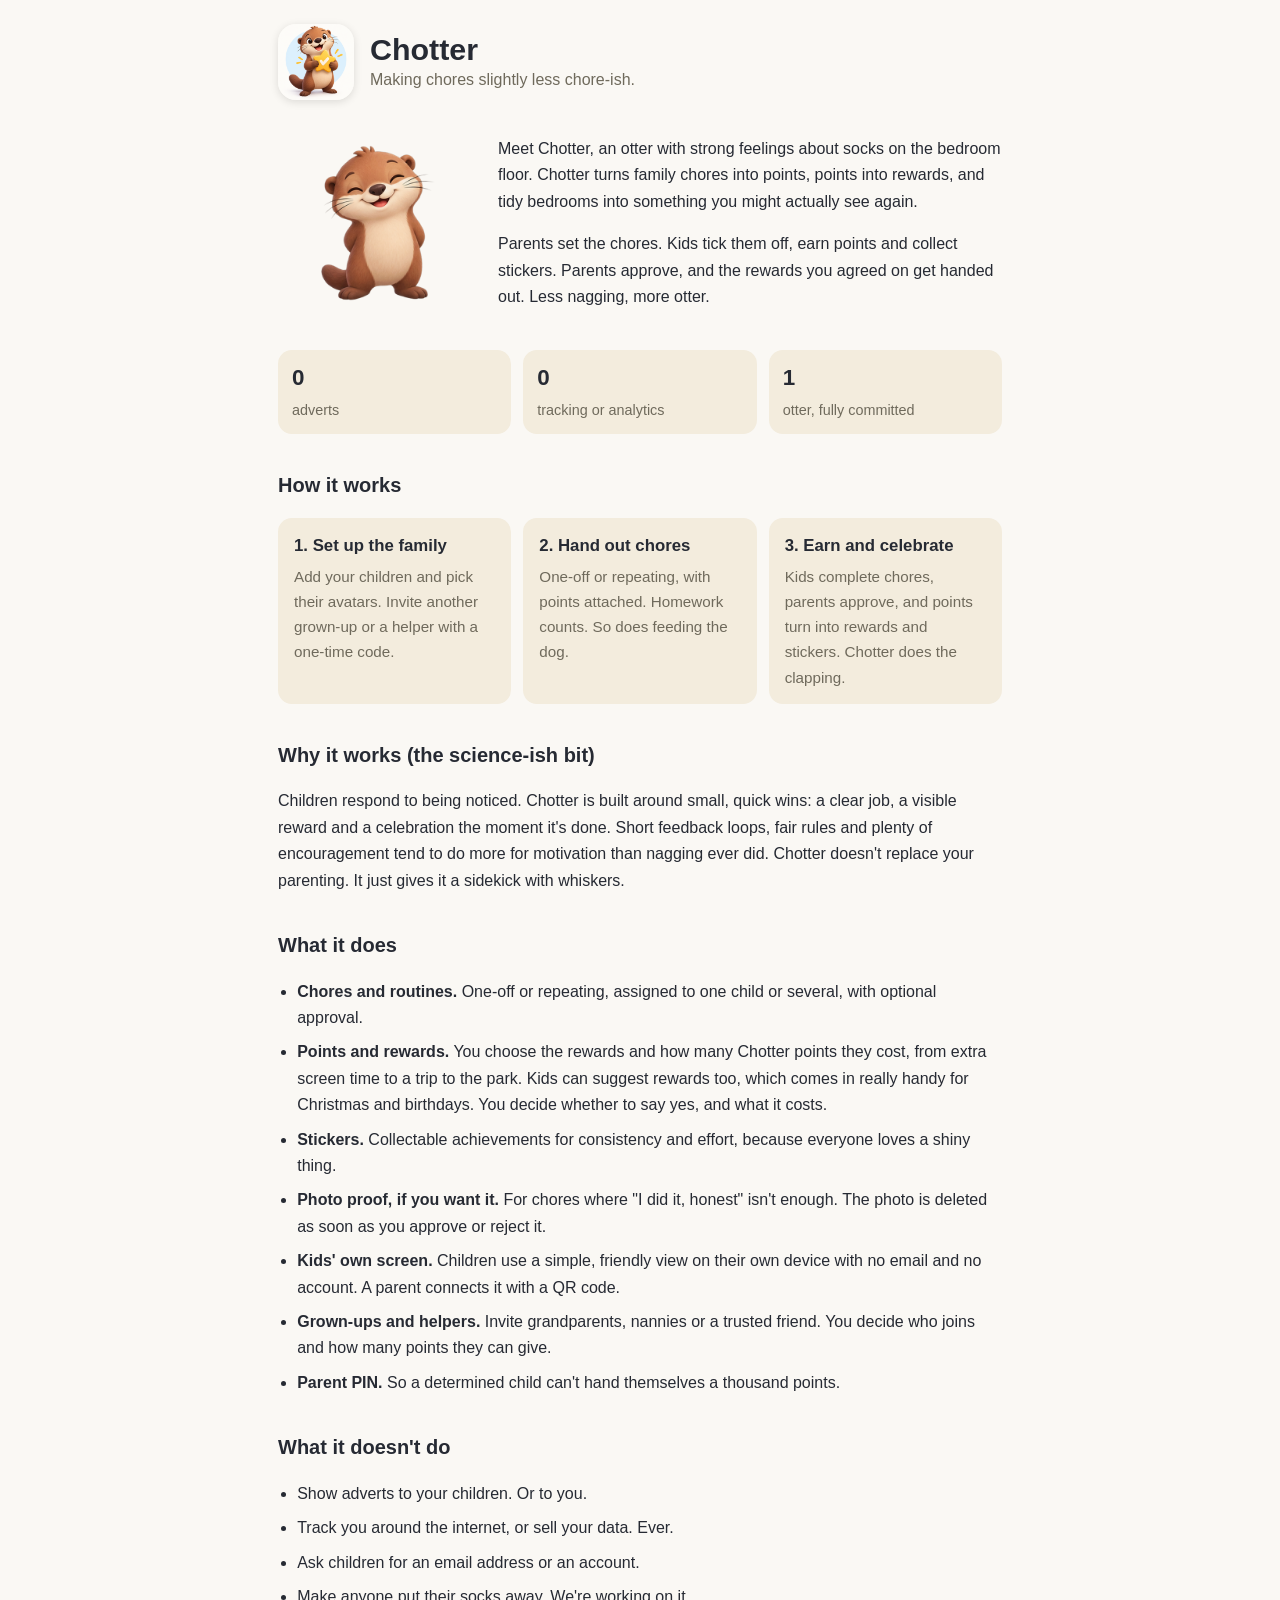
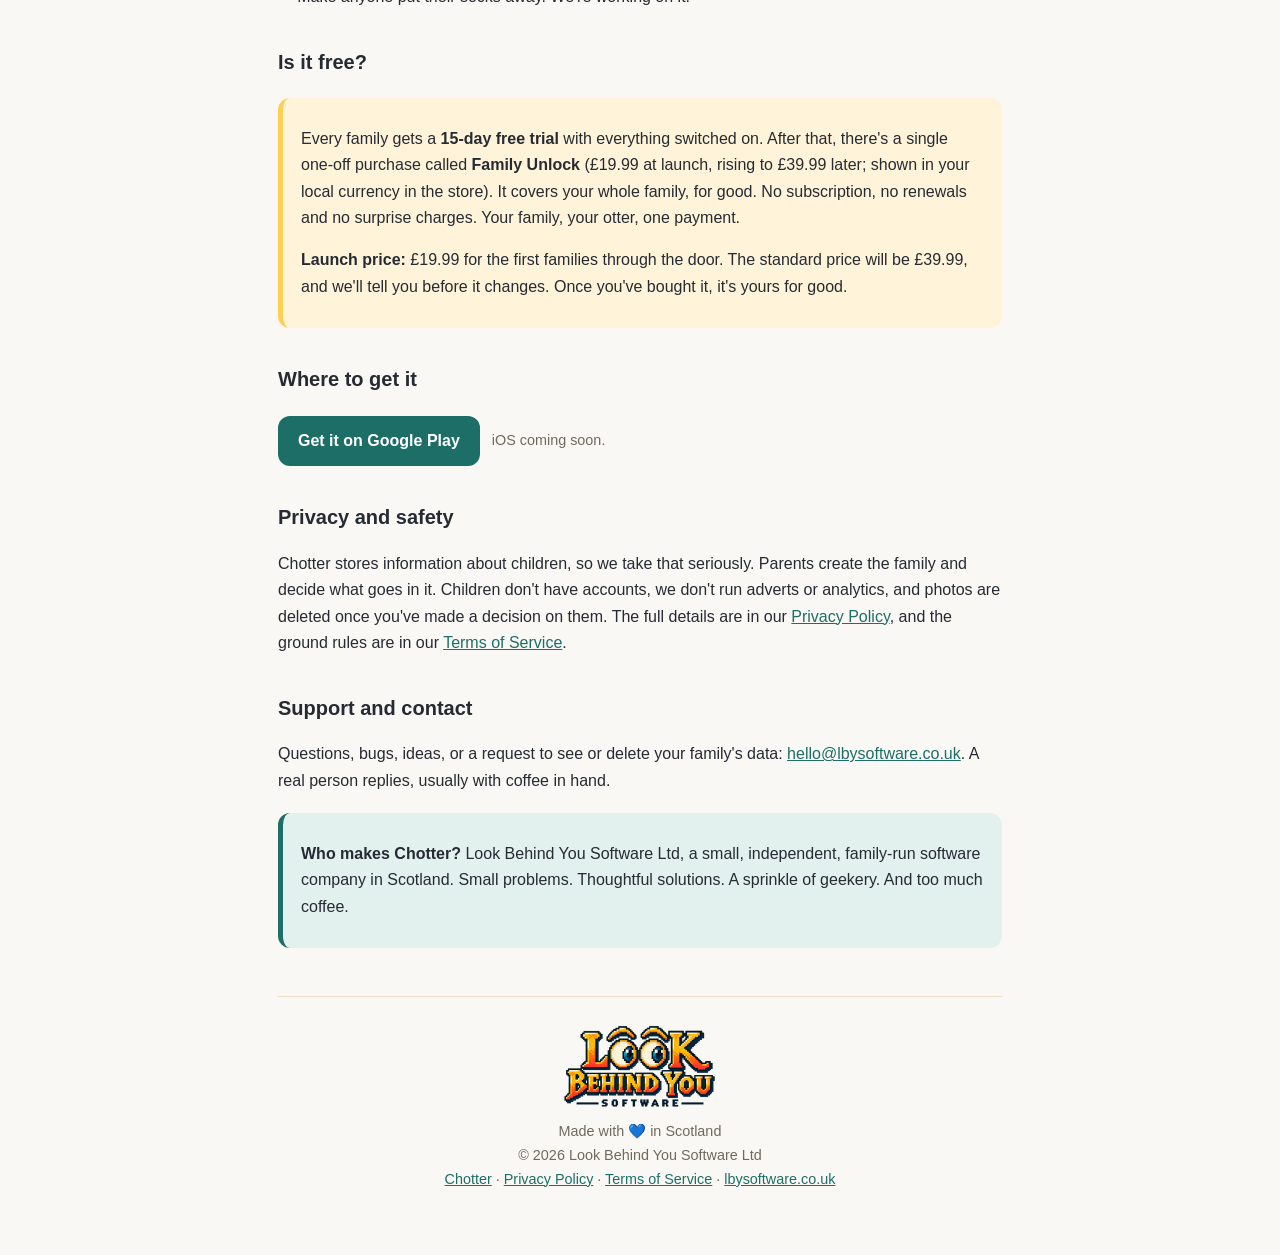
<file: index.html>
<!DOCTYPE html>
<html lang="en-GB">
<head>
  <meta charset="utf-8">
  <meta name="viewport" content="width=device-width, initial-scale=1">
  <title>Chotter: chores, points and a suspiciously enthusiastic otter</title>
  <meta name="description" content="Chotter turns family chores into points, points into rewards, and tidy bedrooms into something you might actually see again.">
  <meta name="theme-color" content="#FAF8F4">
  <link rel="icon" href="favicon.ico" sizes="any">
  <link rel="icon" type="image/png" sizes="32x32" href="chotter-32.png">
  <link rel="icon" type="image/png" sizes="192x192" href="chotter-192.png">
  <link rel="apple-touch-icon" href="apple-touch-icon.png">
  <link rel="stylesheet" href="style.css">
</head>
<body>
  <header class="top">
    <img src="chotter-icon.png" alt="Chotter app icon">
    <div>
      <h1>Chotter</h1>
      <p class="tagline">Making chores slightly less chore-ish.</p>
    </div>
  </header>

  <div class="hero">
    <img src="chotter-happy.png" alt="Chotter, a cheerful otter mascot">
    <div>
      <p>
        Meet Chotter, an otter with strong feelings about socks on the bedroom floor.
        Chotter turns family chores into points, points into rewards, and tidy bedrooms into something
        you might actually see again.
      </p>
      <p>Parents set the chores. Kids tick them off, earn points and collect stickers. Parents approve, and the rewards you agreed on get handed out. Less nagging, more otter.</p>
    </div>
  </div>

  <div class="stats">
    <div class="stat"><b>0</b><span>adverts</span></div>
    <div class="stat"><b>0</b><span>tracking or analytics</span></div>
    <div class="stat"><b>1</b><span>otter, fully committed</span></div>
  </div>

  <h2>How it works</h2>
  <div class="cards">
    <div class="card"><h3>1. Set up the family</h3><p>Add your children and pick their avatars. Invite another grown-up or a helper with a one-time code.</p></div>
    <div class="card"><h3>2. Hand out chores</h3><p>One-off or repeating, with points attached. Homework counts. So does feeding the dog.</p></div>
    <div class="card"><h3>3. Earn and celebrate</h3><p>Kids complete chores, parents approve, and points turn into rewards and stickers. Chotter does the clapping.</p></div>
  </div>

  <h2>Why it works (the science-ish bit)</h2>
  <p>
    Children respond to being noticed. Chotter is built around small, quick wins: a clear job, a visible reward and a
    celebration the moment it's done. Short feedback loops, fair rules and plenty of encouragement tend to do more for motivation than
    nagging ever did. Chotter doesn't replace your parenting. It just gives it a sidekick with whiskers.
  </p>

  <h2>What it does</h2>
  <ul>
    <li><strong>Chores and routines.</strong> One-off or repeating, assigned to one child or several, with optional approval.</li>
    <li><strong>Points and rewards.</strong> You choose the rewards and how many Chotter points they cost, from extra screen time to a trip to the park. Kids can suggest rewards too, which comes in really handy for Christmas and birthdays. You decide whether to say yes, and what it costs.</li>
    <li><strong>Stickers.</strong> Collectable achievements for consistency and effort, because everyone loves a shiny thing.</li>
    <li><strong>Photo proof, if you want it.</strong> For chores where "I did it, honest" isn't enough. The photo is deleted as soon as you approve or reject it.</li>
    <li><strong>Kids' own screen.</strong> Children use a simple, friendly view on their own device with no email and no account. A parent connects it with a QR code.</li>
    <li><strong>Grown-ups and helpers.</strong> Invite grandparents, nannies or a trusted friend. You decide who joins and how many points they can give.</li>
    <li><strong>Parent PIN.</strong> So a determined child can't hand themselves a thousand points.</li>
  </ul>

  <h2>What it doesn't do</h2>
  <ul>
    <li>Show adverts to your children. Or to you.</li>
    <li>Track you around the internet, or sell your data. Ever.</li>
    <li>Ask children for an email address or an account.</li>
    <li>Make anyone put their socks away. We're working on it.</li>
  </ul>

  <h2>Is it free?</h2>
  <div class="box">
    <p>
      Every family gets a <strong>15-day free trial</strong> with everything switched on. After that, there's a single one-off
      purchase called <strong>Family Unlock</strong> (£19.99 at launch, rising to £39.99 later; shown in your local currency in the store). It covers your whole family,
      for good. No subscription, no renewals and no surprise charges. Your family, your otter, one payment.
    </p>
    <p>
      <strong>Launch price:</strong> £19.99 for the first families through the door. The standard price will be £39.99, and we'll tell you before it changes.
      Once you've bought it, it's yours for good.
    </p>
  </div>

  <h2>Where to get it</h2>
  <div class="get">
    <a href="https://play.google.com/store/apps/details?id=com.chotter.app&amp;pcampaignid=web_share">Get it on Google Play</a>
    <span>iOS coming soon.</span>
  </div>

  <h2>Privacy and safety</h2>
  <p>
    Chotter stores information about children, so we take that seriously. Parents create the family and decide what goes in it.
    Children don't have accounts, we don't run adverts or analytics, and photos are deleted once you've made a decision on them.
    The full details are in our <a href="privacy-policy.html">Privacy Policy</a>, and the ground rules are in our
    <a href="terms-of-service.html">Terms of Service</a>.
  </p>

  <h2>Support and contact</h2>
  <p>
    Questions, bugs, ideas, or a request to see or delete your family's data:
    <a href="mailto:hello@lbysoftware.co.uk">hello@lbysoftware.co.uk</a>. A real person replies, usually with coffee in hand.
  </p>

  <div class="box teal">
    <p><strong>Who makes Chotter?</strong> Look Behind You Software Ltd, a small, independent, family-run software company in Scotland.
    Small problems. Thoughtful solutions. A sprinkle of geekery. And too much coffee.</p>
  </div>

  <footer>
    <picture>
      <source media="(prefers-color-scheme: dark)" srcset="lby-logo-footer-dark.png">
      <img src="lby-logo-footer-light.png" alt="Look Behind You Software logo">
    </picture>
    Made with 💙 in Scotland<br>© 2026 Look Behind You Software Ltd<br>
    <a href="index.html">Chotter</a> · <a href="privacy-policy.html">Privacy Policy</a> · <a href="terms-of-service.html">Terms of Service</a> · <a href="https://lbysoftware.co.uk/">lbysoftware.co.uk</a>
  </footer>
</body>
</html>
</file>
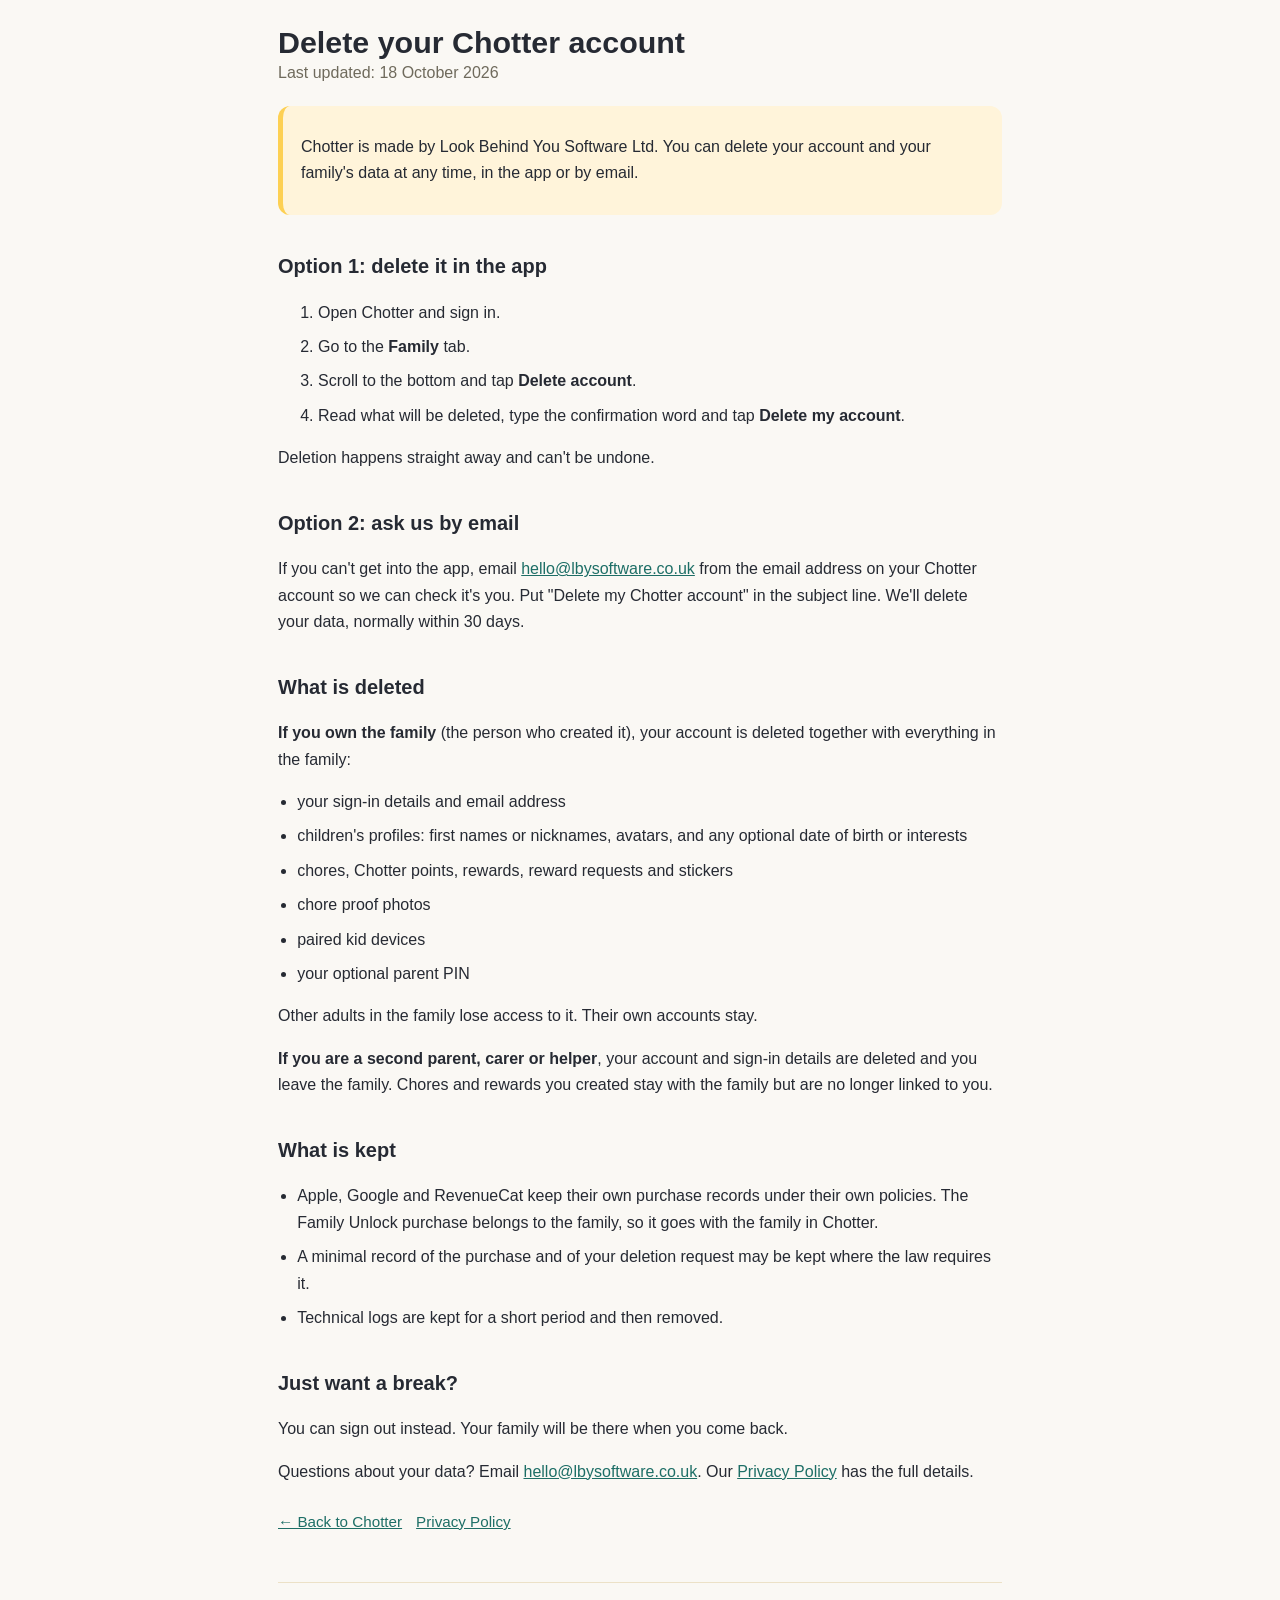
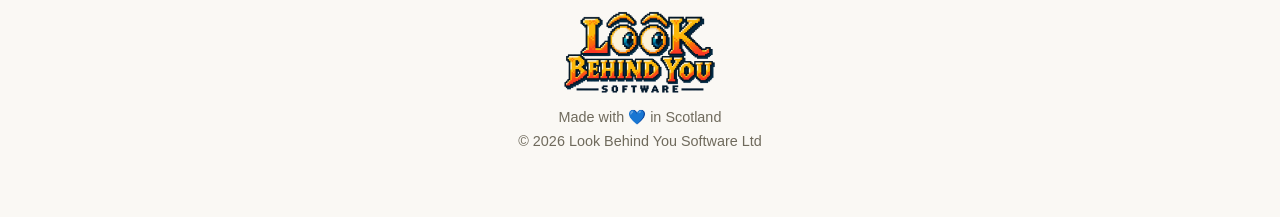
<file: delete-account.html>
<!DOCTYPE html>
<html lang="en-GB">
<head>
  <meta charset="utf-8">
  <meta name="viewport" content="width=device-width, initial-scale=1">
  <title>Chotter: Delete your account</title>
  <meta name="description" content="How to delete your Chotter account and your family's data.">
  <meta name="theme-color" content="#FAF8F4">
  <link rel="icon" href="favicon.ico" sizes="any">
  <link rel="icon" type="image/png" sizes="32x32" href="chotter-32.png">
  <link rel="icon" type="image/png" sizes="192x192" href="chotter-192.png">
  <link rel="apple-touch-icon" href="apple-touch-icon.png">
  <link rel="stylesheet" href="style.css">
</head>
<body>
  <h1>Delete your Chotter account</h1>
  <p class="updated">Last updated: 18 October 2026</p>

  <div class="box">
    <p>Chotter is made by Look Behind You Software Ltd. You can delete your account and your family's data at any time, in the app or by email.</p>
  </div>

  <h2>Option 1: delete it in the app</h2>
  <ol>
    <li>Open Chotter and sign in.</li>
    <li>Go to the <strong>Family</strong> tab.</li>
    <li>Scroll to the bottom and tap <strong>Delete account</strong>.</li>
    <li>Read what will be deleted, type the confirmation word and tap <strong>Delete my account</strong>.</li>
  </ol>
  <p>Deletion happens straight away and can't be undone.</p>

  <h2>Option 2: ask us by email</h2>
  <p>If you can't get into the app, email <a href="mailto:hello@lbysoftware.co.uk">hello@lbysoftware.co.uk</a> from the email address on your Chotter account so we can check it's you. Put "Delete my Chotter account" in the subject line. We'll delete your data, normally within 30 days.</p>

  <h2>What is deleted</h2>
  <p><strong>If you own the family</strong> (the person who created it), your account is deleted together with everything in the family:</p>
  <ul>
    <li>your sign-in details and email address</li>
    <li>children's profiles: first names or nicknames, avatars, and any optional date of birth or interests</li>
    <li>chores, Chotter points, rewards, reward requests and stickers</li>
    <li>chore proof photos</li>
    <li>paired kid devices</li>
    <li>your optional parent PIN</li>
  </ul>
  <p>Other adults in the family lose access to it. Their own accounts stay.</p>
  <p><strong>If you are a second parent, carer or helper</strong>, your account and sign-in details are deleted and you leave the family. Chores and rewards you created stay with the family but are no longer linked to you.</p>

  <h2>What is kept</h2>
  <ul>
    <li>Apple, Google and RevenueCat keep their own purchase records under their own policies. The Family Unlock purchase belongs to the family, so it goes with the family in Chotter.</li>
    <li>A minimal record of the purchase and of your deletion request may be kept where the law requires it.</li>
    <li>Technical logs are kept for a short period and then removed.</li>
  </ul>

  <h2>Just want a break?</h2>
  <p>You can sign out instead. Your family will be there when you come back.</p>

  <p>Questions about your data? Email <a href="mailto:hello@lbysoftware.co.uk">hello@lbysoftware.co.uk</a>. Our <a href="privacy-policy.html">Privacy Policy</a> has the full details.</p>

  <nav class="links"><a href="index.html">← Back to Chotter</a><a href="privacy-policy.html">Privacy Policy</a></nav>

  <footer>
    <picture>
      <source media="(prefers-color-scheme: dark)" srcset="lby-logo-footer-dark.png">
      <img src="lby-logo-footer-light.png" alt="Look Behind You Software logo">
    </picture>
    Made with 💙 in Scotland<br>© 2026 Look Behind You Software Ltd
  </footer>
</body>
</html>
</file>
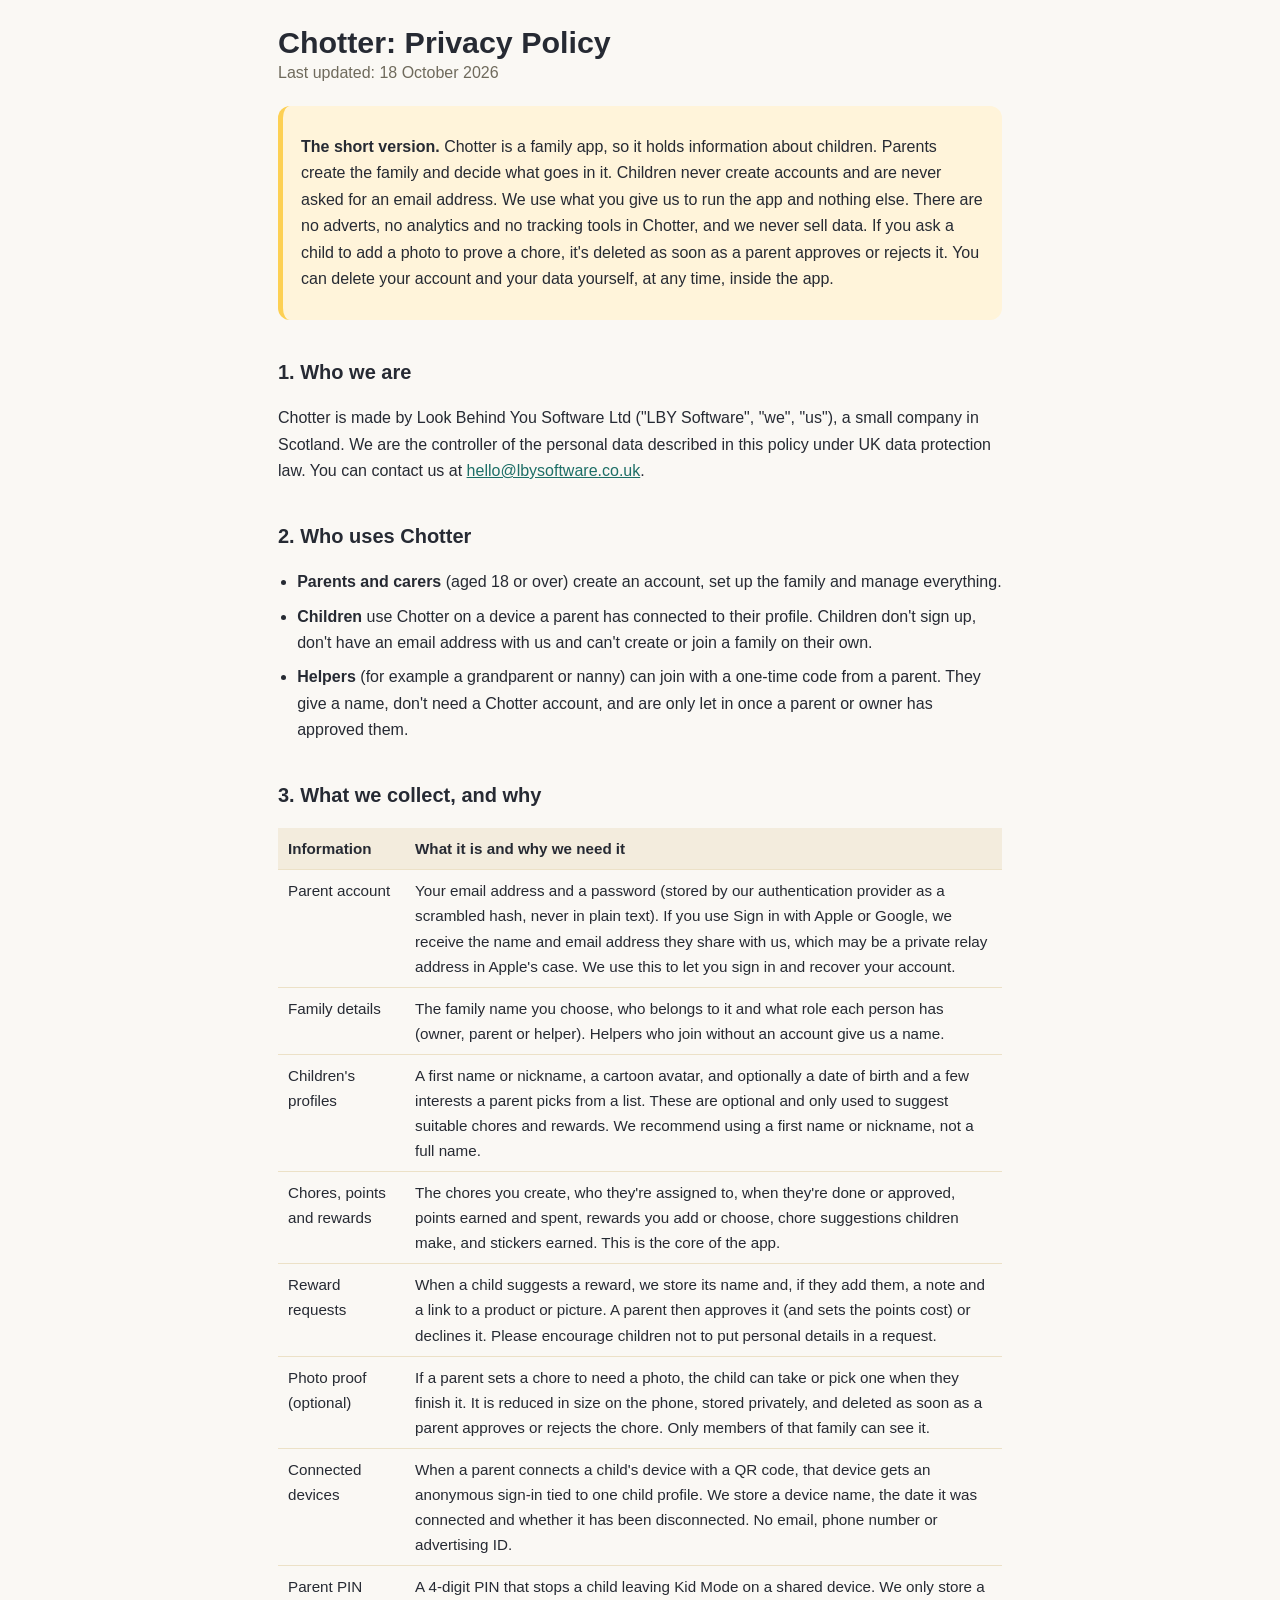
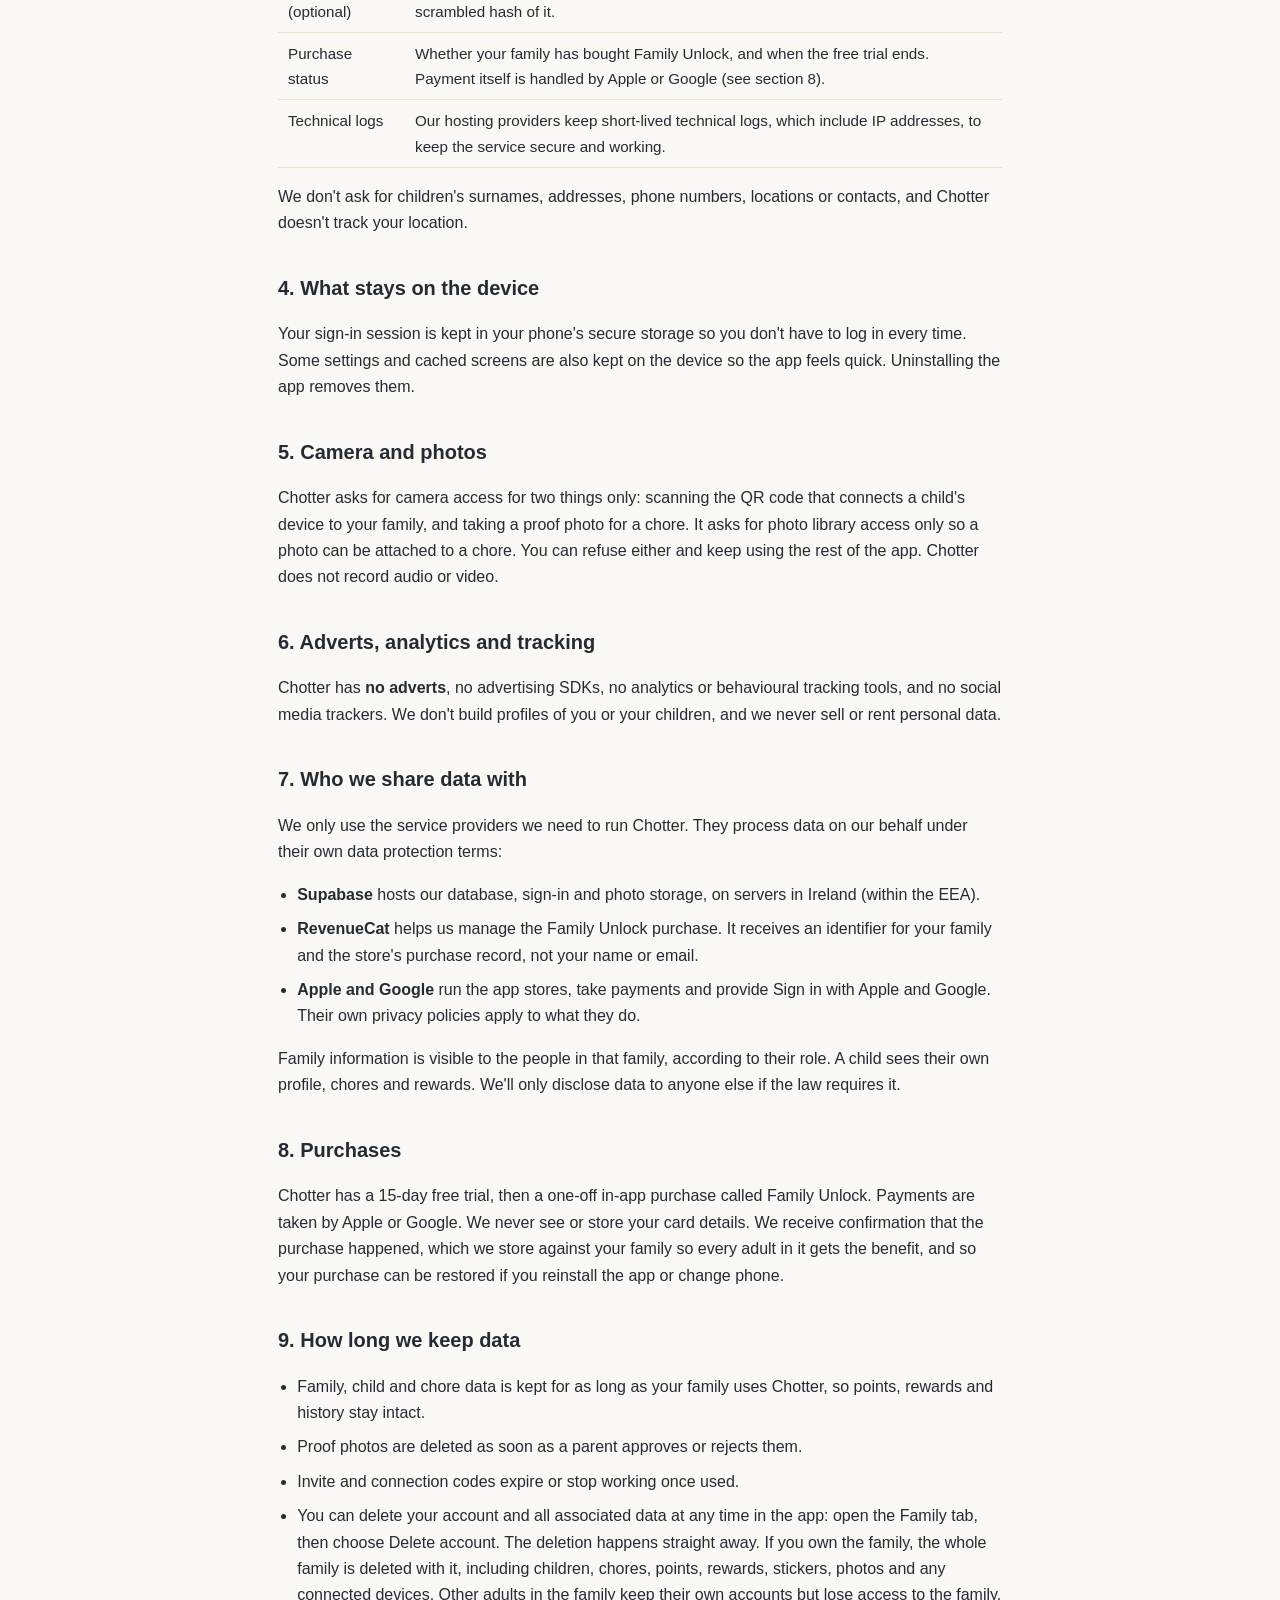
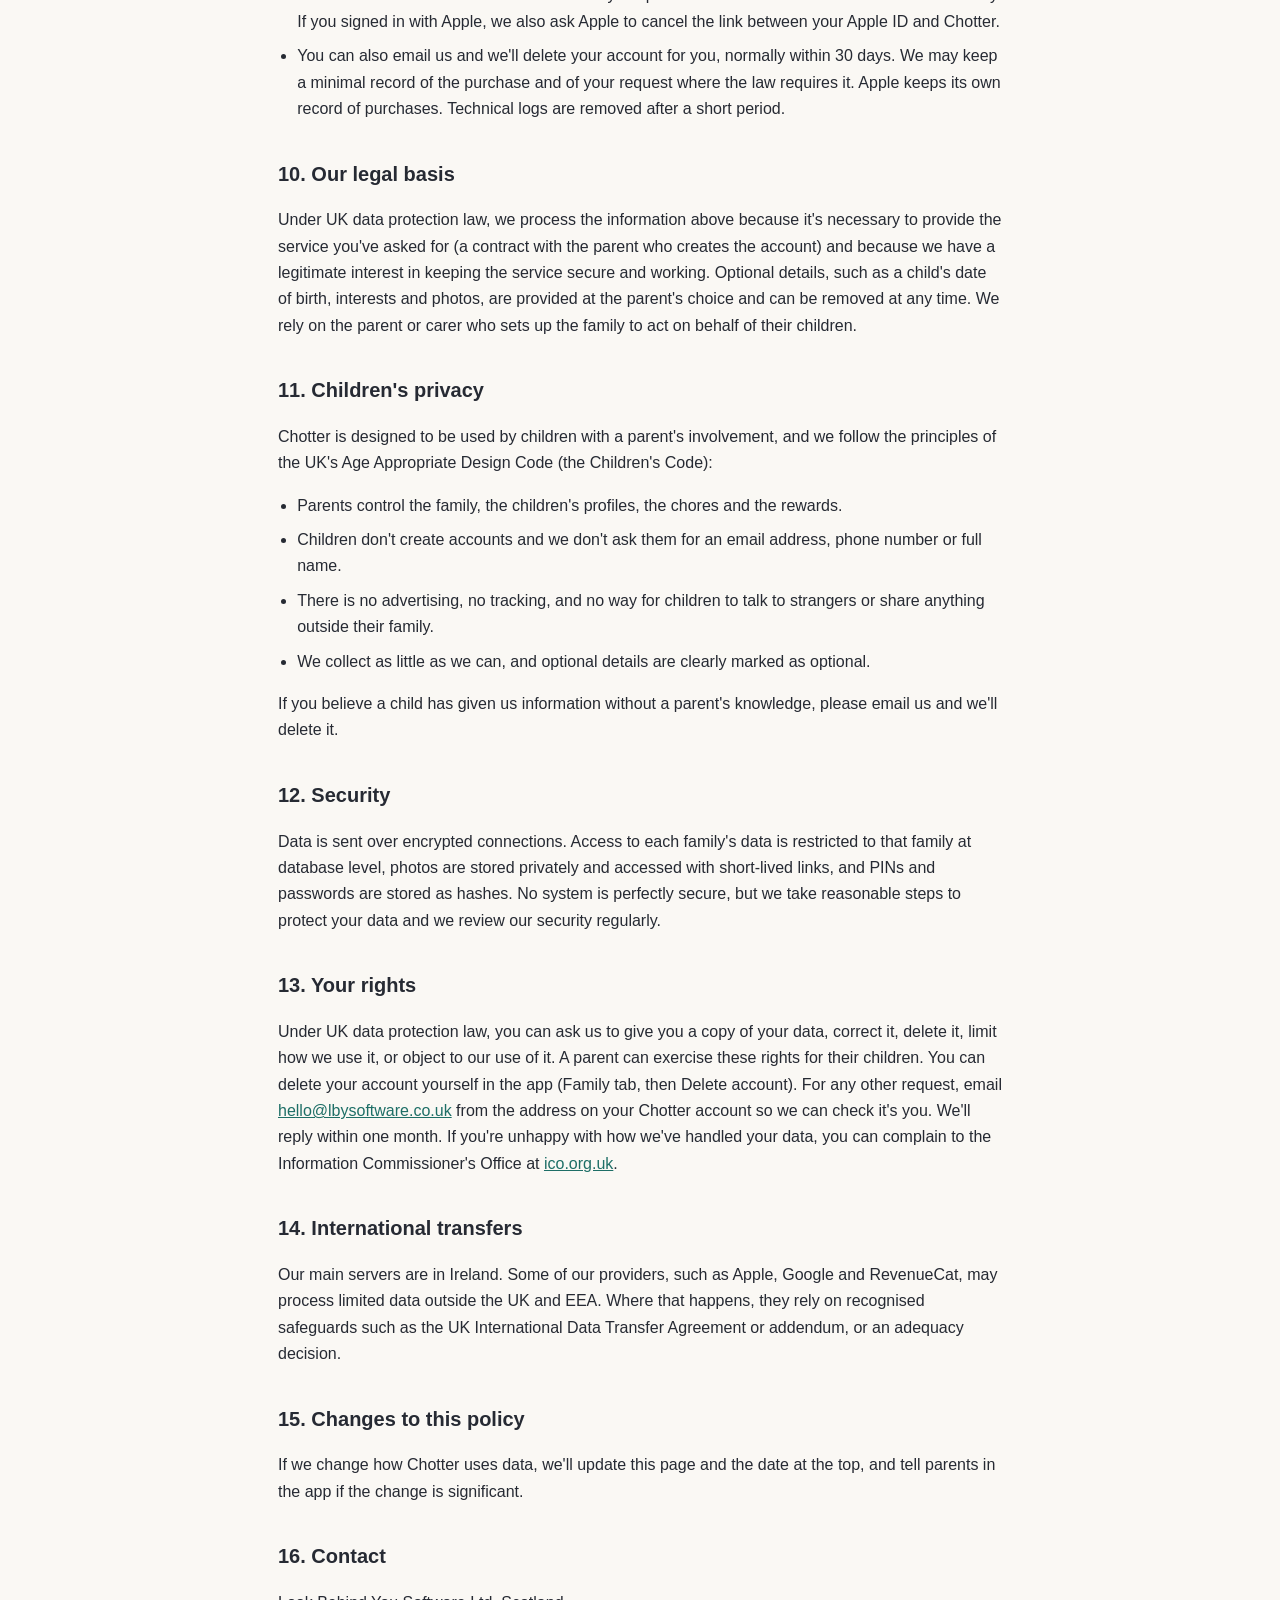
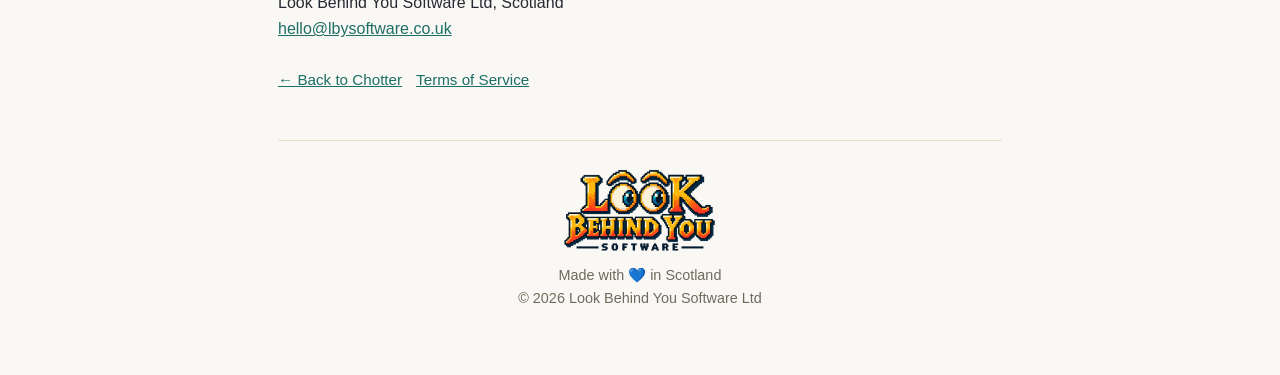
<file: privacy-policy.html>
<!DOCTYPE html>
<html lang="en-GB">
<head>
  <meta charset="utf-8">
  <meta name="viewport" content="width=device-width, initial-scale=1">
  <title>Chotter: Privacy Policy</title>
  <meta name="description" content="How Chotter handles information about families and children.">
  <meta name="theme-color" content="#FAF8F4">
  <link rel="icon" href="favicon.ico" sizes="any">
  <link rel="icon" type="image/png" sizes="32x32" href="chotter-32.png">
  <link rel="icon" type="image/png" sizes="192x192" href="chotter-192.png">
  <link rel="apple-touch-icon" href="apple-touch-icon.png">
  <link rel="stylesheet" href="style.css">
</head>
<body>
  <h1>Chotter: Privacy Policy</h1>
  <p class="updated">Last updated: 18 October 2026</p>

  <div class="box">
    <p><strong>The short version.</strong> Chotter is a family app, so it holds information about children. Parents create
    the family and decide what goes in it. Children never create accounts and are never asked for an email address. We use
    what you give us to run the app and nothing else. There are no adverts, no analytics and no tracking tools in Chotter,
    and we never sell data. If you ask a child to add a photo to prove a chore, it's deleted as soon as a parent approves or
    rejects it. You can delete your account and your data yourself, at any time, inside the app.</p>
  </div>

  <h2>1. Who we are</h2>
  <p>Chotter is made by Look Behind You Software Ltd ("LBY Software", "we", "us"), a small company in Scotland.
  We are the controller of the personal data described in this policy under UK data protection law. You can contact us at
  <a href="mailto:hello@lbysoftware.co.uk">hello@lbysoftware.co.uk</a>.</p>

  <h2>2. Who uses Chotter</h2>
  <ul>
    <li><strong>Parents and carers</strong> (aged 18 or over) create an account, set up the family and manage everything.</li>
    <li><strong>Children</strong> use Chotter on a device a parent has connected to their profile. Children don't sign up,
    don't have an email address with us and can't create or join a family on their own.</li>
    <li><strong>Helpers</strong> (for example a grandparent or nanny) can join with a one-time code from a parent. They
    give a name, don't need a Chotter account, and are only let in once a parent or owner has approved them.</li>
  </ul>

  <h2>3. What we collect, and why</h2>
  <table>
    <tr><th>Information</th><th>What it is and why we need it</th></tr>
    <tr><td>Parent account</td><td>Your email address and a password (stored by our authentication provider as a scrambled hash, never
    in plain text). If you use Sign in with Apple or Google, we receive the name and email address they share with us, which may be
    a private relay address in Apple's case. We use this to let you sign in and recover your account.</td></tr>
    <tr><td>Family details</td><td>The family name you choose, who belongs to it and what role each person has (owner, parent or helper).
    Helpers who join without an account give us a name.</td></tr>
    <tr><td>Children's profiles</td><td>A first name or nickname, a cartoon avatar, and optionally a date of birth and a few interests a parent picks from a list.
    These are optional and only used to suggest suitable chores and rewards. We recommend using a first name or nickname,
    not a full name.</td></tr>
    <tr><td>Chores, points and rewards</td><td>The chores you create, who they're assigned to, when they're done or approved, points earned and
    spent, rewards you add or choose, chore suggestions children make, and stickers earned. This is the core of the app.</td></tr>
    <tr><td>Reward requests</td><td>When a child suggests a reward, we store its name and, if they add them, a note and a link to a product or picture. A parent then approves it (and sets the points cost) or declines it. Please encourage children not to put personal details in a request.</td></tr>
    <tr><td>Photo proof (optional)</td><td>If a parent sets a chore to need a photo, the child can take or pick one when they finish it. It is reduced in
    size on the phone, stored privately, and deleted as soon as a parent approves or rejects the chore. Only members of that family can see it.</td></tr>
    <tr><td>Connected devices</td><td>When a parent connects a child's device with a QR code, that device gets an anonymous sign-in tied to one child profile.
    We store a device name, the date it was connected and whether it has been disconnected. No email, phone number or advertising ID.</td></tr>
    <tr><td>Parent PIN (optional)</td><td>A 4-digit PIN that stops a child leaving Kid Mode on a shared device. We only store a scrambled hash of it.</td></tr>
    <tr><td>Purchase status</td><td>Whether your family has bought Family Unlock, and when the free trial ends. Payment itself is handled by Apple or Google
    (see section 8).</td></tr>
    <tr><td>Technical logs</td><td>Our hosting providers keep short-lived technical logs, which include IP addresses, to keep the service secure and working.</td></tr>
  </table>
  <p>We don't ask for children's surnames, addresses, phone numbers, locations or contacts, and Chotter doesn't track your location.</p>

  <h2>4. What stays on the device</h2>
  <p>Your sign-in session is kept in your phone's secure storage so you don't have to log in every time. Some settings and
  cached screens are also kept on the device so the app feels quick. Uninstalling the app removes them.</p>

  <h2>5. Camera and photos</h2>
  <p>Chotter asks for camera access for two things only: scanning the QR code that connects a child's device to your family, and taking a
  proof photo for a chore. It asks for photo library access only so a photo can be attached to a chore. You can refuse either and
  keep using the rest of the app. Chotter does not record audio or video.</p>

  <h2>6. Adverts, analytics and tracking</h2>
  <p>Chotter has <strong>no adverts</strong>, no advertising SDKs, no analytics or behavioural tracking tools, and no social media trackers.
  We don't build profiles of you or your children, and we never sell or rent personal data.</p>

  <h2>7. Who we share data with</h2>
  <p>We only use the service providers we need to run Chotter. They process data on our behalf under their own data protection terms:</p>
  <ul>
    <li><strong>Supabase</strong> hosts our database, sign-in and photo storage, on servers in Ireland (within the EEA).</li>
    <li><strong>RevenueCat</strong> helps us manage the Family Unlock purchase. It receives an identifier for your family and the store's purchase
    record, not your name or email.</li>
    <li><strong>Apple and Google</strong> run the app stores, take payments and provide Sign in with Apple and Google. Their own privacy policies apply to what they do.</li>
  </ul>
  <p>Family information is visible to the people in that family, according to their role. A child sees their own profile, chores and rewards.
  We'll only disclose data to anyone else if the law requires it.</p>

  <h2>8. Purchases</h2>
  <p>Chotter has a 15-day free trial, then a one-off in-app purchase called Family Unlock. Payments are taken by Apple or Google. We never see or store your
  card details. We receive confirmation that the purchase happened, which we store against your family so every adult in it gets the benefit, and so
  your purchase can be restored if you reinstall the app or change phone.</p>

  <h2>9. How long we keep data</h2>
  <ul>
    <li>Family, child and chore data is kept for as long as your family uses Chotter, so points, rewards and history stay intact.</li>
    <li>Proof photos are deleted as soon as a parent approves or rejects them.</li>
    <li>Invite and connection codes expire or stop working once used.</li>
    <li>You can delete your account and all associated data at any time in the app: open the Family tab, then choose Delete account. The deletion happens straight away. If you own the family, the whole family is deleted with it, including children, chores, points, rewards, stickers, photos and any connected devices. Other adults in the family keep their own accounts but lose access to the family. If you signed in with Apple, we also ask Apple to cancel the link between your Apple ID and Chotter.</li>
    <li>You can also email us and we'll delete your account for you, normally within 30 days. We may keep a minimal record of the purchase and of your
    request where the law requires it. Apple keeps its own record of purchases. Technical logs are removed after a short period.</li>
  </ul>

  <h2>10. Our legal basis</h2>
  <p>Under UK data protection law, we process the information above because it's necessary to provide the service you've asked for
  (a contract with the parent who creates the account) and because we have a legitimate interest in keeping the service secure and working.
  Optional details, such as a child's date of birth, interests and photos, are provided at the parent's choice and can be removed at any time. We rely on
  the parent or carer who sets up the family to act on behalf of their children.</p>

  <h2>11. Children's privacy</h2>
  <p>Chotter is designed to be used by children with a parent's involvement, and we follow the principles of the UK's Age Appropriate Design Code (the Children's Code):</p>
  <ul>
    <li>Parents control the family, the children's profiles, the chores and the rewards.</li>
    <li>Children don't create accounts and we don't ask them for an email address, phone number or full name.</li>
    <li>There is no advertising, no tracking, and no way for children to talk to strangers or share anything outside their family.</li>
    <li>We collect as little as we can, and optional details are clearly marked as optional.</li>
  </ul>
  <p>If you believe a child has given us information without a parent's knowledge, please email us and we'll delete it.</p>

  <h2>12. Security</h2>
  <p>Data is sent over encrypted connections. Access to each family's data is restricted to that family at database level, photos are stored privately
  and accessed with short-lived links, and PINs and passwords are stored as hashes. No system is perfectly secure, but we take
  reasonable steps to protect your data and we review our security regularly.</p>

  <h2>13. Your rights</h2>
  <p>Under UK data protection law, you can ask us to give you a copy of your data, correct it, delete it, limit how we use it, or object to our use of it.
  A parent can exercise these rights for their children. You can delete your account yourself in the app (Family tab, then Delete account). For any other request, email
  <a href="mailto:hello@lbysoftware.co.uk">hello@lbysoftware.co.uk</a> from the address on your Chotter account so we can check it's you. We'll
  reply within one month. If you're unhappy with how we've handled your data, you can complain to the Information Commissioner's Office at
  <a href="https://ico.org.uk">ico.org.uk</a>.</p>

  <h2>14. International transfers</h2>
  <p>Our main servers are in Ireland. Some of our providers, such as Apple, Google and RevenueCat, may process limited data outside the UK and EEA. Where
  that happens, they rely on recognised safeguards such as the UK International Data Transfer Agreement or addendum, or an adequacy decision.</p>

  <h2>15. Changes to this policy</h2>
  <p>If we change how Chotter uses data, we'll update this page and the date at the top, and tell parents in the app if the change is significant.</p>

  <h2>16. Contact</h2>
  <p>Look Behind You Software Ltd, Scotland<br>
  <a href="mailto:hello@lbysoftware.co.uk">hello@lbysoftware.co.uk</a></p>

  <nav class="links"><a href="index.html">← Back to Chotter</a><a href="terms-of-service.html">Terms of Service</a></nav>

  <footer>
    <picture>
      <source media="(prefers-color-scheme: dark)" srcset="lby-logo-footer-dark.png">
      <img src="lby-logo-footer-light.png" alt="Look Behind You Software logo">
    </picture>
    Made with 💙 in Scotland<br>© 2026 Look Behind You Software Ltd
  </footer>
</body>
</html>
</file>
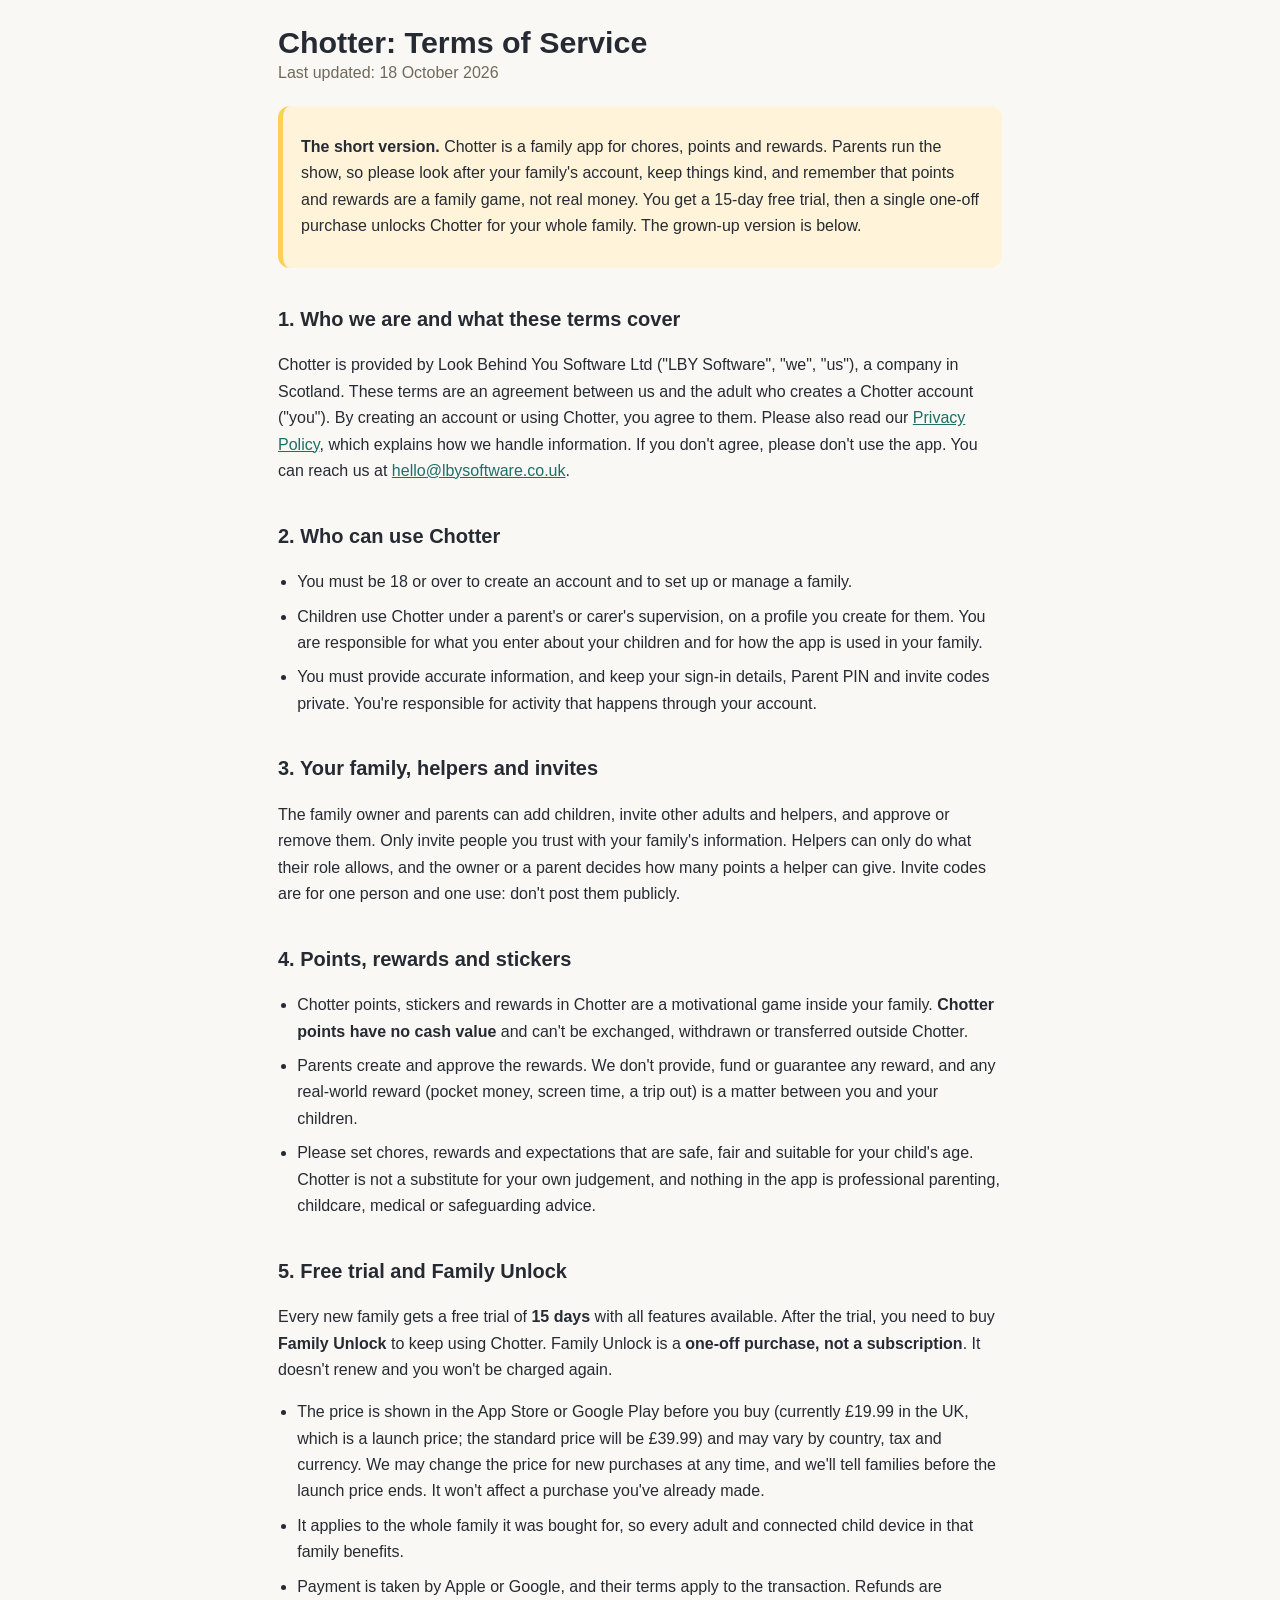
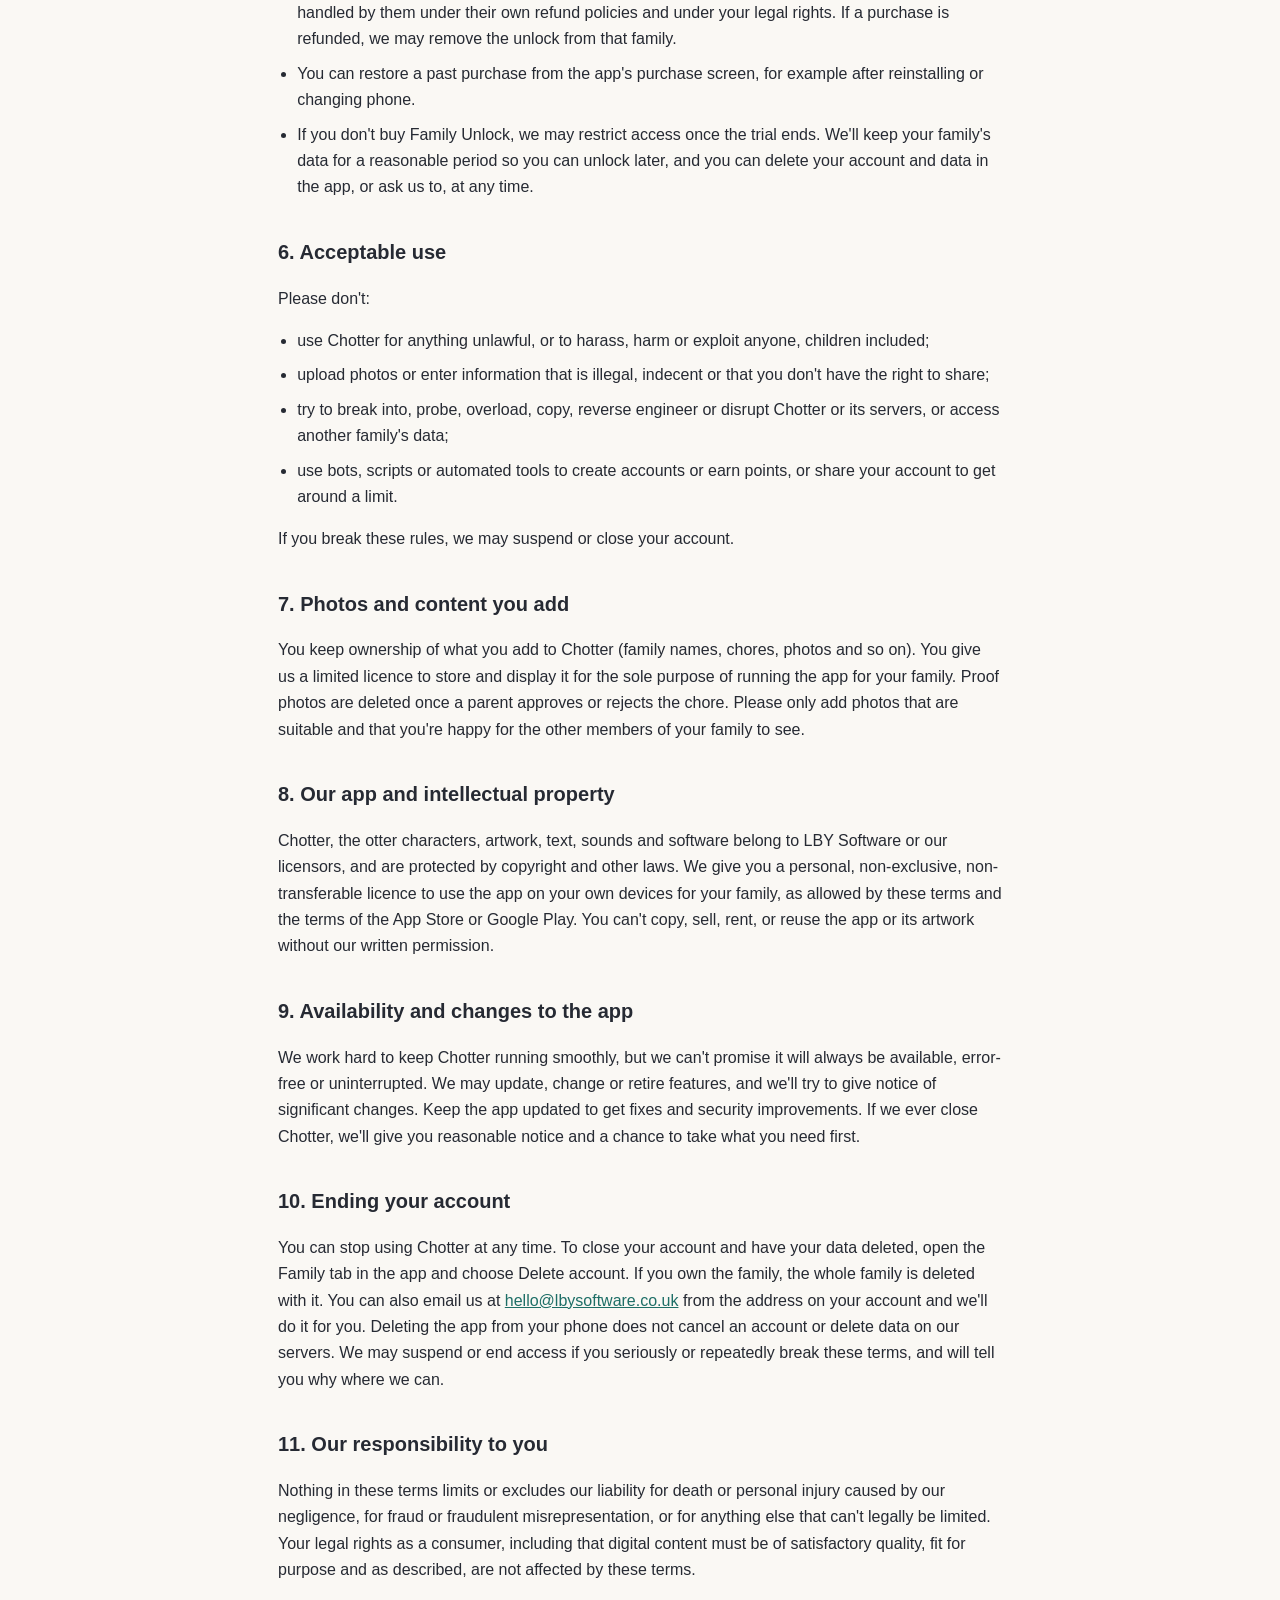
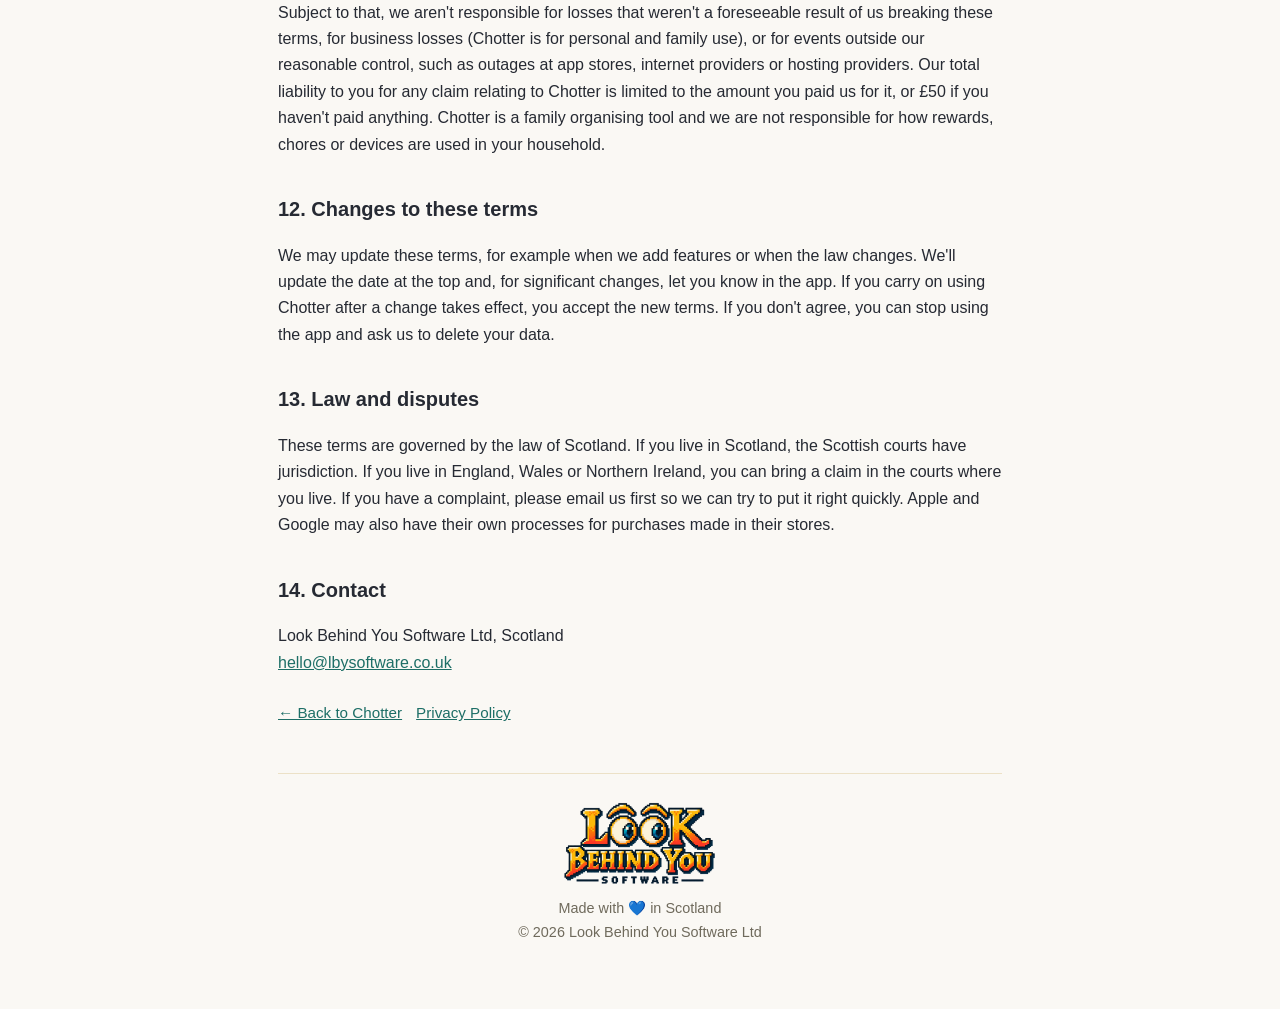
<file: terms-of-service.html>
<!DOCTYPE html>
<html lang="en-GB">
<head>
  <meta charset="utf-8">
  <meta name="viewport" content="width=device-width, initial-scale=1">
  <title>Chotter: Terms of Service</title>
  <meta name="description" content="The ground rules for using Chotter.">
  <meta name="theme-color" content="#FAF8F4">
  <link rel="icon" href="favicon.ico" sizes="any">
  <link rel="icon" type="image/png" sizes="32x32" href="chotter-32.png">
  <link rel="icon" type="image/png" sizes="192x192" href="chotter-192.png">
  <link rel="apple-touch-icon" href="apple-touch-icon.png">
  <link rel="stylesheet" href="style.css">
</head>
<body>
  <h1>Chotter: Terms of Service</h1>
  <p class="updated">Last updated: 18 October 2026</p>

  <div class="box">
    <p><strong>The short version.</strong> Chotter is a family app for chores, points and rewards. Parents run the show, so please
    look after your family's account, keep things kind, and remember that points and rewards are a family game, not real money.
    You get a 15-day free trial, then a single one-off purchase unlocks Chotter for your whole family. The grown-up version is below.</p>
  </div>

  <h2>1. Who we are and what these terms cover</h2>
  <p>Chotter is provided by Look Behind You Software Ltd ("LBY Software", "we", "us"), a company in Scotland. These terms are
  an agreement between us and the adult who creates a Chotter account ("you"). By creating an account or using Chotter, you agree to them.
  Please also read our <a href="privacy-policy.html">Privacy Policy</a>, which explains how we handle information. If you don't agree,
  please don't use the app. You can reach us at <a href="mailto:hello@lbysoftware.co.uk">hello@lbysoftware.co.uk</a>.</p>

  <h2>2. Who can use Chotter</h2>
  <ul>
    <li>You must be 18 or over to create an account and to set up or manage a family.</li>
    <li>Children use Chotter under a parent's or carer's supervision, on a profile you create for them. You are responsible for
    what you enter about your children and for how the app is used in your family.</li>
    <li>You must provide accurate information, and keep your sign-in details, Parent PIN and invite codes private.
    You're responsible for activity that happens through your account.</li>
  </ul>

  <h2>3. Your family, helpers and invites</h2>
  <p>The family owner and parents can add children, invite other adults and helpers, and approve or remove them.
  Only invite people you trust with your family's information. Helpers can only do what their role allows, and the owner or a parent decides
  how many points a helper can give. Invite codes are for one person and one use: don't post them publicly.</p>

  <h2>4. Points, rewards and stickers</h2>
  <ul>
    <li>Chotter points, stickers and rewards in Chotter are a motivational game inside your family. <strong>Chotter points have no cash value</strong>
    and can't be exchanged, withdrawn or transferred outside Chotter.</li>
    <li>Parents create and approve the rewards. We don't provide, fund or guarantee any reward, and any real-world reward (pocket money,
    screen time, a trip out) is a matter between you and your children.</li>
    <li>Please set chores, rewards and expectations that are safe, fair and suitable for your child's age. Chotter is not a substitute for your own judgement,
    and nothing in the app is professional parenting, childcare, medical or safeguarding advice.</li>
  </ul>

  <h2>5. Free trial and Family Unlock</h2>
  <p>Every new family gets a free trial of <strong>15 days</strong> with all features available. After the trial, you need to buy
  <strong>Family Unlock</strong> to keep using Chotter. Family Unlock is a <strong>one-off purchase, not a subscription</strong>. It doesn't renew and you won't be charged again.</p>
  <ul>
    <li>The price is shown in the App Store or Google Play before you buy (currently £19.99 in the UK, which is a launch price; the standard price will be £39.99) and may vary by country, tax and currency.
    We may change the price for new purchases at any time, and we'll tell families before the launch price ends. It won't affect a purchase you've already made.</li>
    <li>It applies to the whole family it was bought for, so every adult and connected child device in that family benefits.</li>
    <li>Payment is taken by Apple or Google, and their terms apply to the transaction. Refunds are handled by them under their own refund policies and under your legal rights.
    If a purchase is refunded, we may remove the unlock from that family.</li>
    <li>You can restore a past purchase from the app's purchase screen, for example after reinstalling or changing phone.</li>
    <li>If you don't buy Family Unlock, we may restrict access once the trial ends. We'll keep your family's data for a reasonable period so you can unlock later, and you can delete your account and data in the app, or ask us to, at any time.</li>
  </ul>

  <h2>6. Acceptable use</h2>
  <p>Please don't:</p>
  <ul>
    <li>use Chotter for anything unlawful, or to harass, harm or exploit anyone, children included;</li>
    <li>upload photos or enter information that is illegal, indecent or that you don't have the right to share;</li>
    <li>try to break into, probe, overload, copy, reverse engineer or disrupt Chotter or its servers, or access another family's data;</li>
    <li>use bots, scripts or automated tools to create accounts or earn points, or share your account to get around a limit.</li>
  </ul>
  <p>If you break these rules, we may suspend or close your account.</p>

  <h2>7. Photos and content you add</h2>
  <p>You keep ownership of what you add to Chotter (family names, chores, photos and so on). You give us a limited licence to store and display it
  for the sole purpose of running the app for your family. Proof photos are deleted once a parent approves or rejects the chore. Please only add photos that are
  suitable and that you're happy for the other members of your family to see.</p>

  <h2>8. Our app and intellectual property</h2>
  <p>Chotter, the otter characters, artwork, text, sounds and software belong to LBY Software or our licensors, and are protected by copyright and other laws.
  We give you a personal, non-exclusive, non-transferable licence to use the app on your own devices for your family, as allowed by these terms and the
  terms of the App Store or Google Play. You can't copy, sell, rent, or reuse the app or its artwork without our written permission.</p>

  <h2>9. Availability and changes to the app</h2>
  <p>We work hard to keep Chotter running smoothly, but we can't promise it will always be available, error-free or uninterrupted. We may update, change or retire features, and we'll
  try to give notice of significant changes. Keep the app updated to get fixes and security improvements. If we ever close Chotter, we'll give you reasonable notice
  and a chance to take what you need first.</p>

  <h2>10. Ending your account</h2>
  <p>You can stop using Chotter at any time. To close your account and have your data deleted, open the Family tab in the app and choose Delete account. If you own the family, the whole family is deleted with it. You can also email us at
  <a href="mailto:hello@lbysoftware.co.uk">hello@lbysoftware.co.uk</a> from the address on your account and we'll do it for you. Deleting the app from your phone does not cancel
  an account or delete data on our servers. We may suspend or end access if you seriously or repeatedly break these terms, and will tell you why where we can.</p>

  <h2>11. Our responsibility to you</h2>
  <p>Nothing in these terms limits or excludes our liability for death or personal injury caused by our negligence, for fraud or fraudulent misrepresentation, or for anything else that
  can't legally be limited. Your legal rights as a consumer, including that digital content must be of satisfactory quality, fit for purpose and as described, are not affected by these
  terms.</p>
  <p>Subject to that, we aren't responsible for losses that weren't a foreseeable result of us breaking these terms, for business losses (Chotter is for personal and family
  use), or for events outside our reasonable control, such as outages at app stores, internet providers or hosting providers. Our total liability to you for any claim relating to Chotter is limited to the amount you paid us for
  it, or £50 if you haven't paid anything. Chotter is a family organising tool and we are not responsible for how rewards, chores or devices are used in your household.</p>

  <h2>12. Changes to these terms</h2>
  <p>We may update these terms, for example when we add features or when the law changes. We'll update the date at the top and, for significant changes, let you know in the app. If you carry on using Chotter
  after a change takes effect, you accept the new terms. If you don't agree, you can stop using the app and ask us to delete your data.</p>

  <h2>13. Law and disputes</h2>
  <p>These terms are governed by the law of Scotland. If you live in Scotland, the Scottish courts have jurisdiction. If you live in England, Wales or Northern Ireland,
  you can bring a claim in the courts where you live. If you have a complaint, please email us first so we can try to put it right quickly. Apple and Google may also have their own
  processes for purchases made in their stores.</p>

  <h2>14. Contact</h2>
  <p>Look Behind You Software Ltd, Scotland<br>
  <a href="mailto:hello@lbysoftware.co.uk">hello@lbysoftware.co.uk</a></p>

  <nav class="links"><a href="index.html">← Back to Chotter</a><a href="privacy-policy.html">Privacy Policy</a></nav>

  <footer>
    <picture>
      <source media="(prefers-color-scheme: dark)" srcset="lby-logo-footer-dark.png">
      <img src="lby-logo-footer-light.png" alt="Look Behind You Software logo">
    </picture>
    Made with 💙 in Scotland<br>© 2026 Look Behind You Software Ltd
  </footer>
</body>
</html>
</file>
<file: style.css>
:root {
  color-scheme: light dark;
  --bg: #FAF8F4; --alt: #F3ECDD; --ink: #262A33; --soft: #6F6A5C; --line: #ECE1C7;
  --teal: #1D6E66; --teal-tint: #E3F1EE; --yellow: #FDD053; --yellow-tint: #FFF4DA; --yellow-text: #8A5A0F;
}
@media (prefers-color-scheme: dark) {
  :root { --bg: #171A1F; --alt: #20242B; --ink: #F1EEE6; --soft: #B5AF9E; --line: #343944;
    --teal: #6FD0C5; --teal-tint: #1E2F2D; --yellow: #FDD053; --yellow-tint: #332B14; --yellow-text: #F6C75B; }
}
* { box-sizing: border-box; }
body {
  font-family: -apple-system, BlinkMacSystemFont, "Segoe UI", Roboto, Helvetica, Arial, sans-serif;
  line-height: 1.65; max-width: 760px; margin: 0 auto; padding: 24px 18px 64px;
  color: var(--ink); background: var(--bg);
}
a { color: var(--teal); }
header.top { display: flex; align-items: center; gap: 16px; margin-bottom: 12px; }
header.top img { width: 76px; height: 76px; border-radius: 18px; box-shadow: 0 2px 8px rgba(0,0,0,.12); }
h1 { font-size: 1.9rem; line-height: 1.2; margin: 0; }
h2 { font-size: 1.25rem; margin-top: 2.2rem; }
h3 { font-size: 1.05rem; margin-top: 1.4rem; }
.tagline, .updated { color: var(--soft); margin: 0; }
ul { padding-left: 1.2rem; } li { margin-bottom: .5rem; }
.box { background: var(--yellow-tint); border-left: 5px solid var(--yellow); border-radius: 12px; padding: 12px 18px; margin: 1.2rem 0; }
.box.teal { background: var(--teal-tint); border-left-color: var(--teal); }
.hero { display: flex; gap: 20px; align-items: center; flex-wrap: wrap; margin: 20px 0 8px; }
.hero img { width: 200px; max-width: 45%; height: auto; }
.hero div { flex: 1 1 280px; }
.stats { display: flex; gap: 12px; flex-wrap: wrap; margin: 1.5rem 0; }
.stat { flex: 1 1 150px; background: var(--alt); border-radius: 14px; padding: 10px 14px; }
.stat b { display: block; font-size: 1.4rem; }
.stat span { color: var(--soft); font-size: .9rem; }
.cards { display: grid; grid-template-columns: repeat(auto-fit, minmax(210px, 1fr)); gap: 12px; margin: 1rem 0; }
.card { background: var(--alt); border-radius: 14px; padding: 14px 16px; }
.card h3 { margin: 0 0 4px; }
.card p { margin: 0; color: var(--soft); font-size: .95rem; }
table { border-collapse: collapse; width: 100%; font-size: .95rem; margin: 1rem 0; }
th, td { text-align: left; vertical-align: top; padding: 8px 10px; border-bottom: 1px solid var(--line); }
th { background: var(--alt); }
nav.links { margin-top: 1.5rem; font-size: .95rem; }
nav.links a { margin-right: 14px; }
footer { margin-top: 3rem; padding-top: 1.5rem; border-top: 1px solid var(--line); text-align: center; color: var(--soft); font-size: .9rem; }
footer img { width: 160px; height: auto; display: block; margin: 0 auto 8px; }
.get { display: flex; gap: 12px; flex-wrap: wrap; align-items: center; margin: 1.2rem 0; }
.get a { display: inline-block; background: var(--teal); color: #fff; text-decoration: none; font-weight: 700; padding: 12px 20px; border-radius: 12px; }
.get a:hover { filter: brightness(1.1); }
.get span { color: var(--soft); font-size: .9rem; }
@media (prefers-color-scheme: dark) { .get a { color: #12211f; } }
</file>
